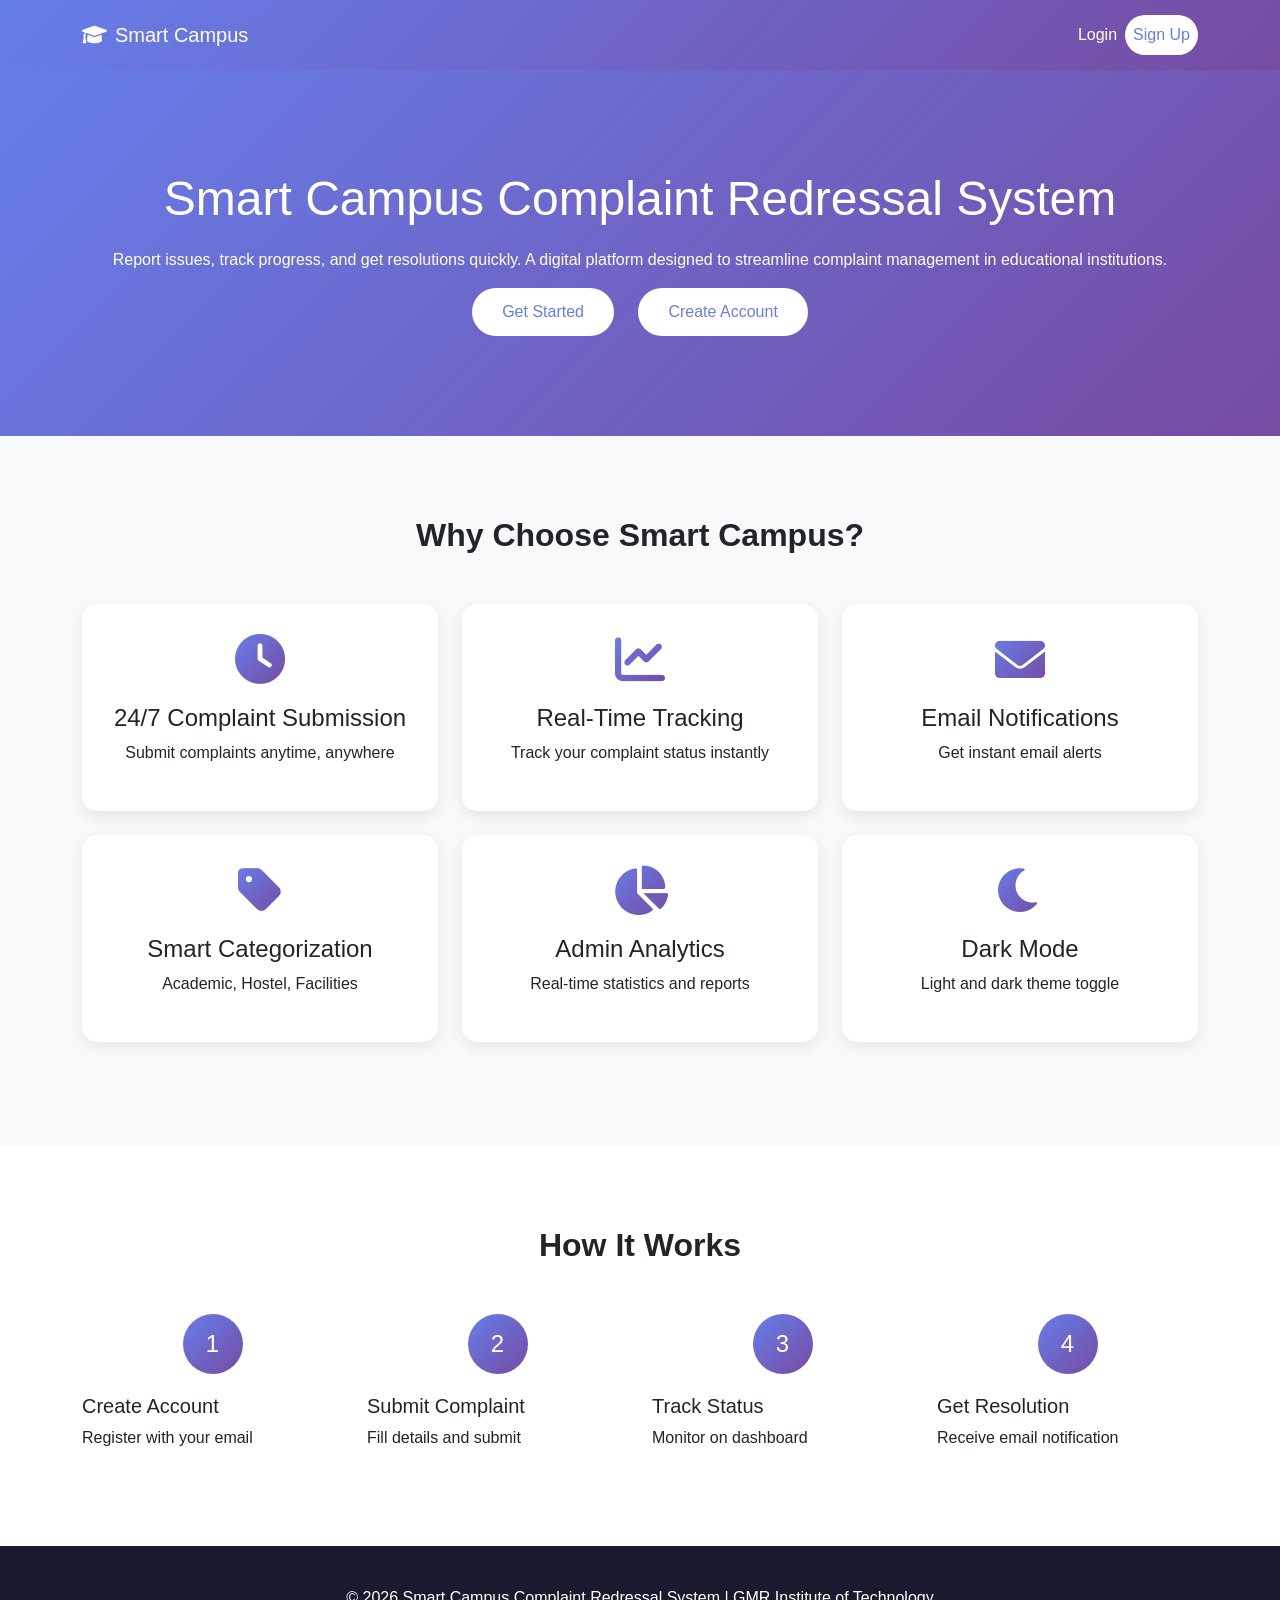
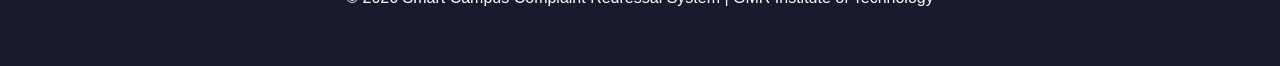
<file: src/main/resources/templates/index.html>
<!DOCTYPE html>
<html xmlns:th="http://www.thymeleaf.org">
<head>
    <title>Smart Campus - Complaint Redressal System</title>
    <link href="https://cdn.jsdelivr.net/npm/bootstrap@5.3.2/dist/css/bootstrap.min.css" rel="stylesheet">
    <link rel="stylesheet" href="https://cdnjs.cloudflare.com/ajax/libs/font-awesome/6.0.0/css/all.min.css">
    <style>
        body { font-family: 'Segoe UI', Tahoma, Geneva, Verdana, sans-serif; }
        .navbar { background: linear-gradient(135deg, #667eea 0%, #764ba2 100%); padding: 15px 0; }
        .navbar-brand, .nav-link { color: white !important; }
        .btn-nav { background: white; color: #667eea !important; border-radius: 25px; padding: 8px 20px; }
        .hero { background: linear-gradient(135deg, #667eea 0%, #764ba2 100%); color: white; padding: 100px 0; text-align: center; }
        .hero h1 { font-size: 3rem; margin-bottom: 20px; }
        .btn-hero { background: white; color: #667eea; padding: 12px 30px; border-radius: 30px; margin: 0 10px; text-decoration: none; display: inline-block; }
        .features { padding: 80px 0; background: #f8f9fa; }
        .section-title { text-align: center; margin-bottom: 50px; font-size: 2rem; font-weight: 700; }
        .feature-card { background: white; border-radius: 15px; padding: 30px; text-align: center; box-shadow: 0 5px 15px rgba(0,0,0,0.08); transition: 0.3s; height: 100%; }
        .feature-card:hover { transform: translateY(-10px); }
        .feature-card i { font-size: 50px; background: linear-gradient(135deg, #667eea, #764ba2); -webkit-background-clip: text; background-clip: text; color: transparent; margin-bottom: 20px; }
        .how-it-works { padding: 80px 0; background: white; }
        .step-number { width: 60px; height: 60px; background: linear-gradient(135deg, #667eea, #764ba2); color: white; border-radius: 50%; display: flex; align-items: center; justify-content: center; font-size: 24px; margin: 0 auto 20px; }
        .footer { background: #1a1a2e; color: white; padding: 40px 0; text-align: center; }
        @media (max-width: 768px) { .hero h1 { font-size: 2rem; } }
    </style>
</head>
<body>
<nav class="navbar navbar-expand-lg">
    <div class="container">
        <a class="navbar-brand" href="/"><i class="fas fa-graduation-cap me-2"></i>Smart Campus</a>
        <button class="navbar-toggler" type="button" data-bs-toggle="collapse" data-bs-target="#navbarNav">
            <span class="navbar-toggler-icon"></span>
        </button>
        <div class="collapse navbar-collapse" id="navbarNav">
            <ul class="navbar-nav ms-auto">
                <li class="nav-item"><a class="nav-link" href="/login-choice">Login</a></li>
                <li class="nav-item"><a class="nav-link btn-nav" href="/user/register">Sign Up</a></li>
            </ul>
        </div>
    </div>
</nav>
<section class="hero">
    <div class="container">
        <h1>Smart Campus Complaint Redressal System</h1>
        <p>Report issues, track progress, and get resolutions quickly. A digital platform designed to streamline complaint management in educational institutions.</p>
        <a href="/login-choice" class="btn-hero">Get Started</a>
        <a href="/user/register" class="btn-hero">Create Account</a>
    </div>
</section>
<section class="features">
    <div class="container">
        <h2 class="section-title">Why Choose Smart Campus?</h2>
        <div class="row">
            <div class="col-md-4 mb-4"><div class="feature-card"><i class="fas fa-clock"></i><h4>24/7 Complaint Submission</h4><p>Submit complaints anytime, anywhere</p></div></div>
            <div class="col-md-4 mb-4"><div class="feature-card"><i class="fas fa-chart-line"></i><h4>Real-Time Tracking</h4><p>Track your complaint status instantly</p></div></div>
            <div class="col-md-4 mb-4"><div class="feature-card"><i class="fas fa-envelope"></i><h4>Email Notifications</h4><p>Get instant email alerts</p></div></div>
            <div class="col-md-4 mb-4"><div class="feature-card"><i class="fas fa-tag"></i><h4>Smart Categorization</h4><p>Academic, Hostel, Facilities</p></div></div>
            <div class="col-md-4 mb-4"><div class="feature-card"><i class="fas fa-chart-pie"></i><h4>Admin Analytics</h4><p>Real-time statistics and reports</p></div></div>
            <div class="col-md-4 mb-4"><div class="feature-card"><i class="fas fa-moon"></i><h4>Dark Mode</h4><p>Light and dark theme toggle</p></div></div>
        </div>
    </div>
</section>
<section class="how-it-works">
    <div class="container">
        <h2 class="section-title">How It Works</h2>
        <div class="row">
            <div class="col-md-3"><div class="step-card"><div class="step-number">1</div><h5>Create Account</h5><p>Register with your email</p></div></div>
            <div class="col-md-3"><div class="step-card"><div class="step-number">2</div><h5>Submit Complaint</h5><p>Fill details and submit</p></div></div>
            <div class="col-md-3"><div class="step-card"><div class="step-number">3</div><h5>Track Status</h5><p>Monitor on dashboard</p></div></div>
            <div class="col-md-3"><div class="step-card"><div class="step-number">4</div><h5>Get Resolution</h5><p>Receive email notification</p></div></div>
        </div>
    </div>
</section>
<footer class="footer"><div class="container"><p>&copy; 2026 Smart Campus Complaint Redressal System | GMR Institute of Technology</p></div></footer>
<script src="https://cdn.jsdelivr.net/npm/bootstrap@5.3.2/dist/js/bootstrap.bundle.min.js"></script>
</body>
</html>
</file>
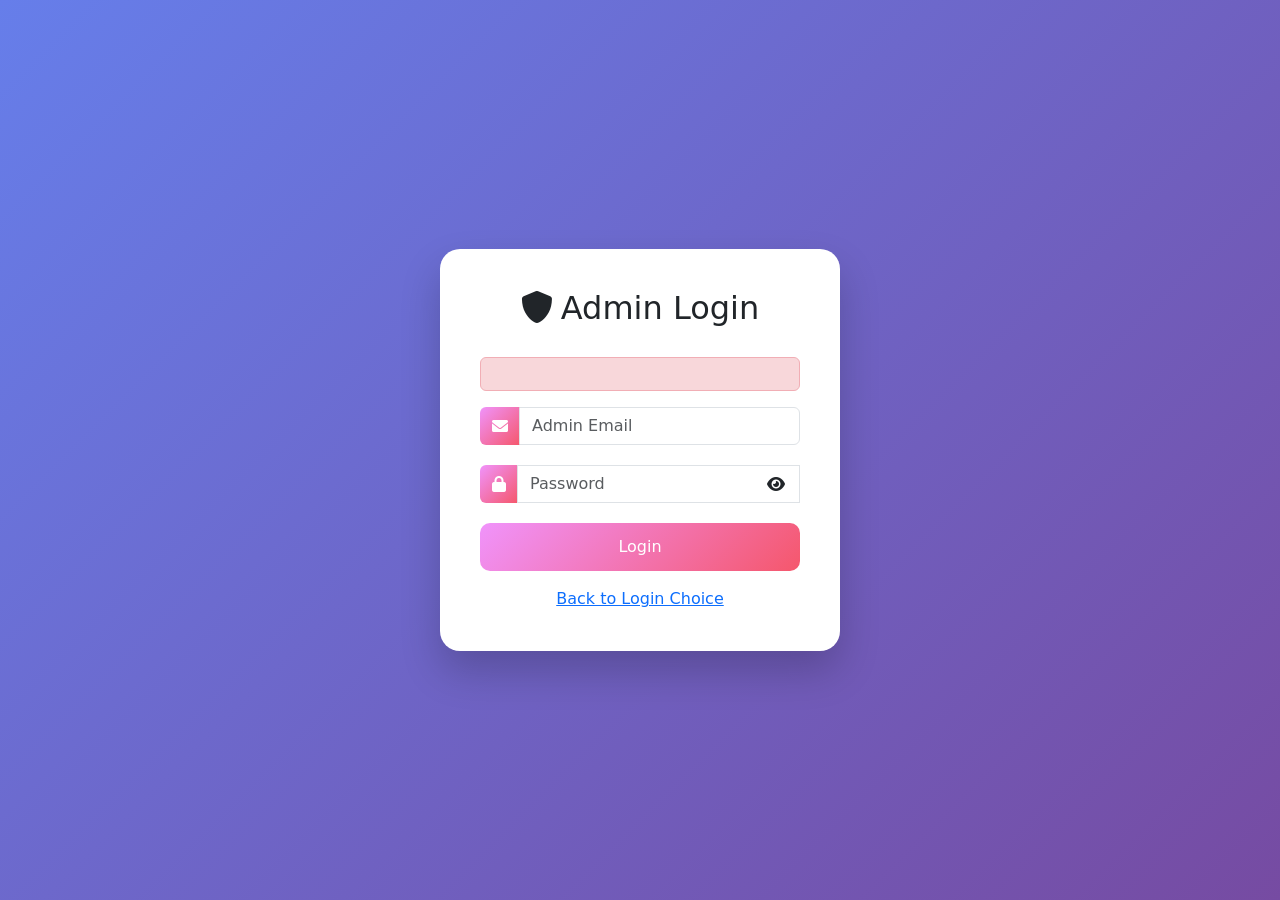
<file: src/main/resources/templates/admin-login.html>
<!DOCTYPE html>
<html xmlns:th="http://www.thymeleaf.org">
<head>
    <title>Admin Login - Smart Campus</title>
    <link href="https://cdn.jsdelivr.net/npm/bootstrap@5.3.2/dist/css/bootstrap.min.css" rel="stylesheet">
    <link rel="stylesheet" href="https://cdnjs.cloudflare.com/ajax/libs/font-awesome/6.0.0/css/all.min.css">
    <style>
        body { background: linear-gradient(135deg, #667eea 0%, #764ba2 100%); min-height: 100vh; display: flex; align-items: center; justify-content: center; }
        .login-card { background: white; border-radius: 20px; padding: 40px; width: 100%; max-width: 400px; box-shadow: 0 20px 40px rgba(0,0,0,0.2); }
        .login-card h2 { text-align: center; margin-bottom: 30px; }
        .input-group { margin-bottom: 20px; position: relative; }
        .input-group-text { background: linear-gradient(135deg, #f093fb, #f5576c); color: white; border: none; }
        .btn-admin { background: linear-gradient(135deg, #f093fb, #f5576c); color: white; width: 100%; padding: 12px; border-radius: 10px; border: none; }
        .password-toggle { position: absolute; right: 15px; top: 50%; transform: translateY(-50%); cursor: pointer; z-index: 10; }
    </style>
</head>
<body>
    <div class="login-card">
        <h2><i class="fas fa-shield-alt me-2"></i>Admin Login</h2>
        <div th:if="${error}" class="alert alert-danger"><span th:text="${error}"></span></div>
        <form action="/admin/login" method="post">
            <div class="input-group">
                <span class="input-group-text"><i class="fas fa-envelope"></i></span>
                <input type="email" name="email" class="form-control" placeholder="Admin Email" required>
            </div>
            <div class="input-group">
                <span class="input-group-text"><i class="fas fa-lock"></i></span>
                <input type="password" name="password" id="password" class="form-control" placeholder="Password" required>
                <i class="fas fa-eye password-toggle" id="togglePassword" onclick="togglePassword()"></i>
            </div>
            <button type="submit" class="btn-admin">Login</button>
            <div class="text-center mt-3"><a href="/login-choice">Back to Login Choice</a></div>
        </form>
    </div>
    <script>
        function togglePassword() {
            const pwd = document.getElementById('password');
            const icon = document.getElementById('togglePassword');
            if (pwd.type === 'password') { pwd.type = 'text'; icon.classList.replace('fa-eye', 'fa-eye-slash'); }
            else { pwd.type = 'password'; icon.classList.replace('fa-eye-slash', 'fa-eye'); }
        }
    </script>
</body>
</html>
</file>
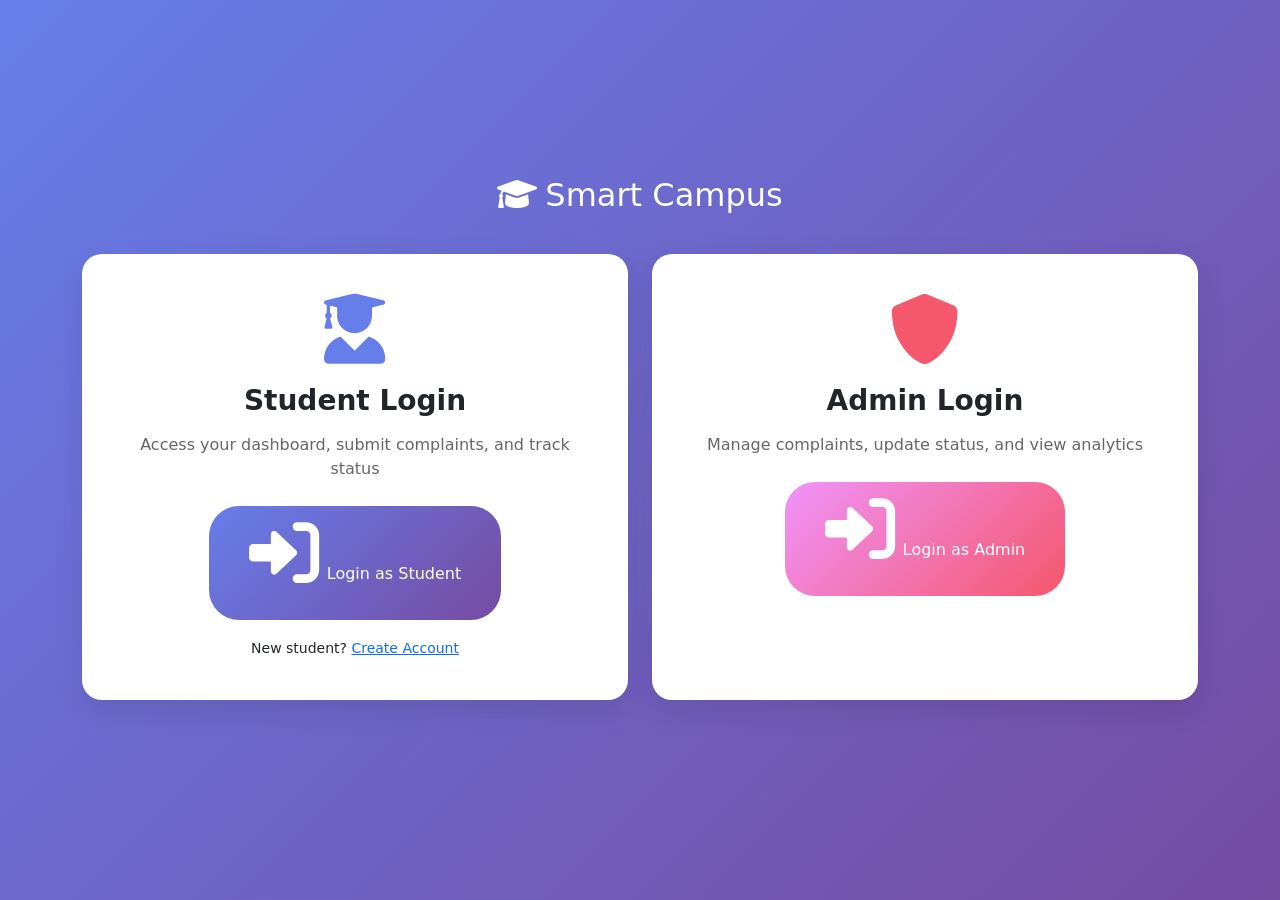
<file: src/main/resources/templates/login-choice.html>
<!DOCTYPE html>
<html xmlns:th="http://www.thymeleaf.org">
<head>
    <title>Smart Campus - Login Choice</title>
    <link href="https://cdn.jsdelivr.net/npm/bootstrap@5.3.2/dist/css/bootstrap.min.css" rel="stylesheet">
    <link rel="stylesheet" href="https://cdnjs.cloudflare.com/ajax/libs/font-awesome/6.0.0/css/all.min.css">
    <style>
        body {
            background: linear-gradient(135deg, #667eea 0%, #764ba2 100%);
            min-height: 100vh;
            display: flex;
            align-items: center;
            justify-content: center;
            padding: 20px;
        }
        .choice-card {
            background: white;
            border-radius: 20px;
            padding: 40px;
            text-align: center;
            transition: transform 0.3s;
            height: 100%;
            box-shadow: 0 10px 30px rgba(0,0,0,0.1);
        }
        .choice-card:hover { transform: translateY(-10px); box-shadow: 0 20px 40px rgba(0,0,0,0.2); }
        .choice-card i { font-size: 70px; margin-bottom: 20px; }
        .choice-card h3 { font-size: 28px; font-weight: 700; margin-bottom: 15px; }
        .choice-card p { color: #666; margin-bottom: 25px; }
        .btn-user { background: linear-gradient(135deg, #667eea, #764ba2); color: white; padding: 12px 40px; border-radius: 30px; text-decoration: none; display: inline-block; }
        .btn-admin { background: linear-gradient(135deg, #f093fb, #f5576c); color: white; padding: 12px 40px; border-radius: 30px; text-decoration: none; display: inline-block; }
        h2 { color: white; text-align: center; margin-bottom: 40px; font-size: 2rem; }
    </style>
</head>
<body>
    <div class="container">
        <h2><i class="fas fa-graduation-cap me-2"></i>Smart Campus</h2>
        <div class="row">
            <div class="col-md-6 mb-4">
                <div class="choice-card">
                    <i class="fas fa-user-graduate" style="color: #667eea;"></i>
                    <h3>Student Login</h3>
                    <p>Access your dashboard, submit complaints, and track status</p>
                    <a href="/user/login" class="btn-user"><i class="fas fa-sign-in-alt me-2"></i>Login as Student</a>
                    <div class="mt-3"><small>New student? <a href="/user/register">Create Account</a></small></div>
                </div>
            </div>
            <div class="col-md-6 mb-4">
                <div class="choice-card">
                    <i class="fas fa-shield-alt" style="color: #f5576c;"></i>
                    <h3>Admin Login</h3>
                    <p>Manage complaints, update status, and view analytics</p>
                    <a href="/admin/login" class="btn-admin"><i class="fas fa-sign-in-alt me-2"></i>Login as Admin</a>
                </div>
            </div>
        </div>
    </div>
</body>
</html>
</file>
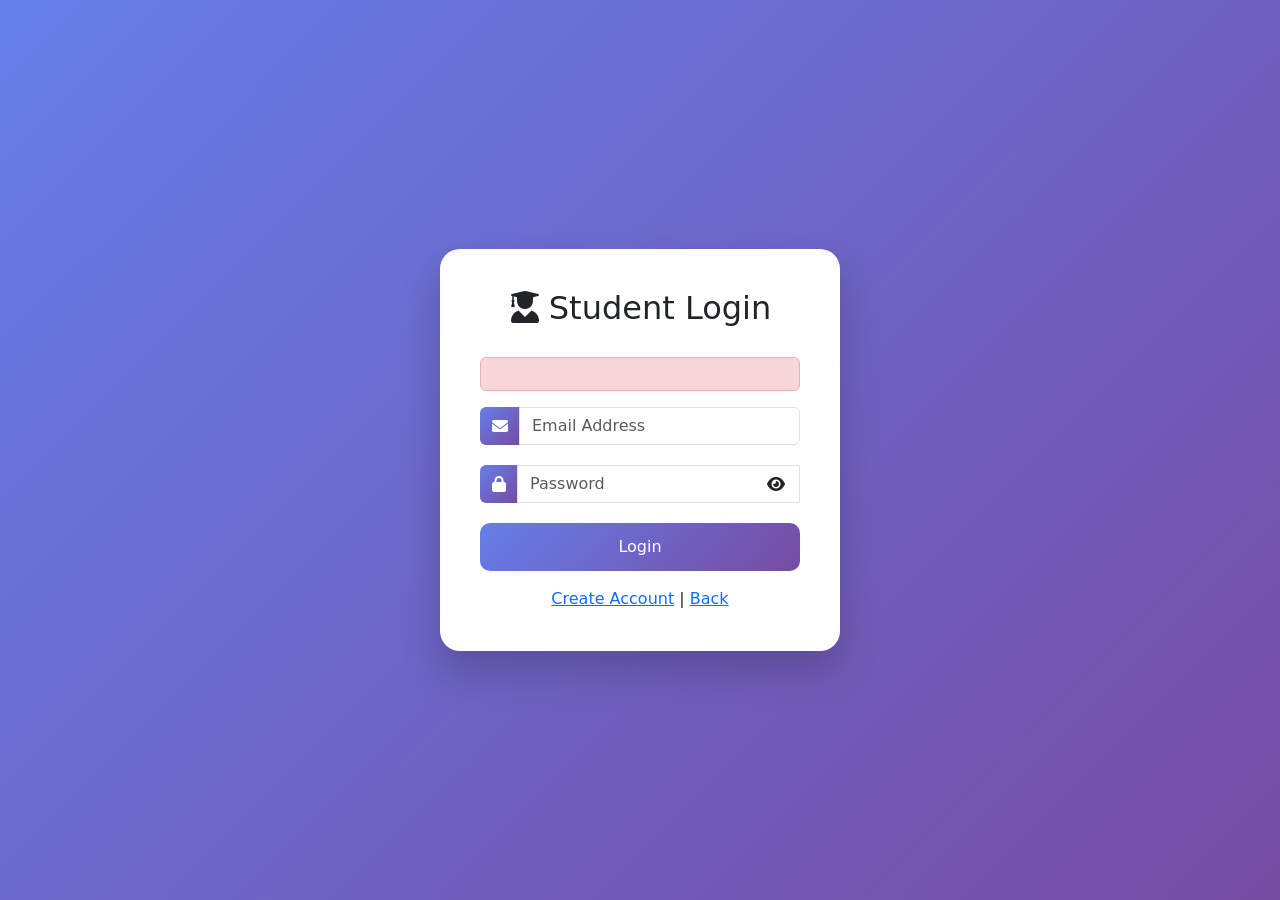
<file: src/main/resources/templates/user-login.html>
<!DOCTYPE html>
<html xmlns:th="http://www.thymeleaf.org">
<head>
    <title>Student Login - Smart Campus</title>
    <link href="https://cdn.jsdelivr.net/npm/bootstrap@5.3.2/dist/css/bootstrap.min.css" rel="stylesheet">
    <link rel="stylesheet" href="https://cdnjs.cloudflare.com/ajax/libs/font-awesome/6.0.0/css/all.min.css">
    <style>
        body { background: linear-gradient(135deg, #667eea 0%, #764ba2 100%); min-height: 100vh; display: flex; align-items: center; justify-content: center; }
        .login-card { background: white; border-radius: 20px; padding: 40px; width: 100%; max-width: 400px; box-shadow: 0 20px 40px rgba(0,0,0,0.2); }
        .login-card h2 { text-align: center; margin-bottom: 30px; }
        .input-group { margin-bottom: 20px; }
        .input-group-text { background: linear-gradient(135deg, #667eea, #764ba2); color: white; border: none; }
        .btn-login { background: linear-gradient(135deg, #667eea, #764ba2); color: white; width: 100%; padding: 12px; border-radius: 10px; border: none; }
        .btn-login:hover { transform: translateY(-2px); }
        .password-toggle { position: absolute; right: 15px; top: 50%; transform: translateY(-50%); cursor: pointer; z-index: 10; }
    </style>
</head>
<body>
    <div class="login-card">
        <h2><i class="fas fa-user-graduate me-2"></i>Student Login</h2>
        <div th:if="${error}" class="alert alert-danger"><span th:text="${error}"></span></div>
        <form action="/users/login" method="post">
            <div class="input-group">
                <span class="input-group-text"><i class="fas fa-envelope"></i></span>
                <input type="email" name="email" class="form-control" placeholder="Email Address" required>
            </div>
            <div class="input-group">
                <span class="input-group-text"><i class="fas fa-lock"></i></span>
                <input type="password" name="password" id="password" class="form-control" placeholder="Password" required>
                <i class="fas fa-eye password-toggle" id="togglePassword" onclick="togglePassword()"></i>
            </div>
            <button type="submit" class="btn-login">Login</button>
            <div class="text-center mt-3">
                <a href="/user/register">Create Account</a> | <a href="/login-choice">Back</a>
            </div>
        </form>
    </div>
    <script>
        function togglePassword() {
            const pwd = document.getElementById('password');
            const icon = document.getElementById('togglePassword');
            if (pwd.type === 'password') { pwd.type = 'text'; icon.classList.replace('fa-eye', 'fa-eye-slash'); }
            else { pwd.type = 'password'; icon.classList.replace('fa-eye-slash', 'fa-eye'); }
        }
    </script>
</body>
</html>
</file>
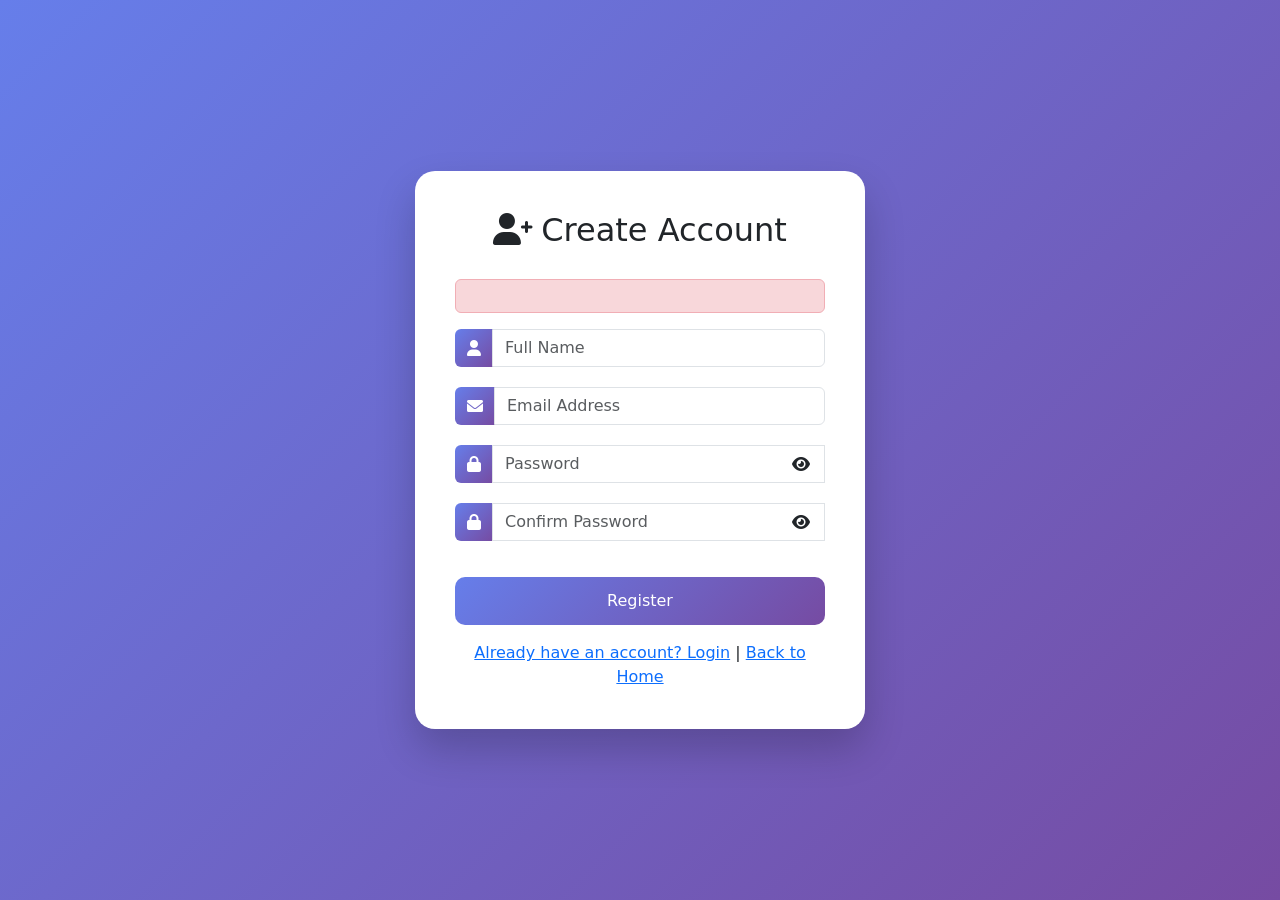
<file: src/main/resources/templates/user-register.html>
<!DOCTYPE html>
<html xmlns:th="http://www.thymeleaf.org">
<head>
    <title>Register - Smart Campus</title>
    <link href="https://cdn.jsdelivr.net/npm/bootstrap@5.3.2/dist/css/bootstrap.min.css" rel="stylesheet">
    <link rel="stylesheet" href="https://cdnjs.cloudflare.com/ajax/libs/font-awesome/6.0.0/css/all.min.css">
    <style>
        body { background: linear-gradient(135deg, #667eea 0%, #764ba2 100%); min-height: 100vh; display: flex; align-items: center; justify-content: center; }
        .register-card { background: white; border-radius: 20px; padding: 40px; width: 100%; max-width: 450px; box-shadow: 0 20px 40px rgba(0,0,0,0.2); }
        .register-card h2 { text-align: center; margin-bottom: 30px; }
        .input-group { margin-bottom: 20px; position: relative; }
        .input-group-text { background: linear-gradient(135deg, #667eea, #764ba2); color: white; border: none; }
        .btn-register { background: linear-gradient(135deg, #667eea, #764ba2); color: white; width: 100%; padding: 12px; border-radius: 10px; border: none; }
        .password-toggle { position: absolute; right: 15px; top: 50%; transform: translateY(-50%); cursor: pointer; z-index: 10; }
    </style>
</head>
<body>
    <div class="register-card">
        <h2><i class="fas fa-user-plus me-2"></i>Create Account</h2>
        <div th:if="${error}" class="alert alert-danger"><span th:text="${error}"></span></div>
        <form action="/users/register" method="post">
            <div class="input-group">
                <span class="input-group-text"><i class="fas fa-user"></i></span>
                <input type="text" name="name" class="form-control" placeholder="Full Name" required>
            </div>
            <div class="input-group">
                <span class="input-group-text"><i class="fas fa-envelope"></i></span>
                <input type="email" name="email" class="form-control" placeholder="Email Address" required>
            </div>
            <div class="input-group">
                <span class="input-group-text"><i class="fas fa-lock"></i></span>
                <input type="password" name="password" id="password" class="form-control" placeholder="Password" required>
                <i class="fas fa-eye password-toggle" id="togglePassword" onclick="togglePassword()"></i>
            </div>
            <div class="input-group">
                <span class="input-group-text"><i class="fas fa-lock"></i></span>
                <input type="password" id="confirmPassword" class="form-control" placeholder="Confirm Password" required onkeyup="checkPassword()">
                <i class="fas fa-eye password-toggle" id="toggleConfirm" onclick="toggleConfirm()"></i>
            </div>
            <small id="passwordMatchMsg" class="text-danger" style="display: none;">Passwords do not match!</small>
            <button type="submit" class="btn-register mt-3">Register</button>
            <div class="text-center mt-3"><a href="/user/login">Already have an account? Login</a> | <a href="/">Back to Home</a></div>
        </form>
    </div>
    <script>
        function togglePassword() {
            const pwd = document.getElementById('password');
            const icon = document.getElementById('togglePassword');
            if (pwd.type === 'password') { pwd.type = 'text'; icon.classList.replace('fa-eye', 'fa-eye-slash'); }
            else { pwd.type = 'password'; icon.classList.replace('fa-eye-slash', 'fa-eye'); }
        }
        function toggleConfirm() {
            const conf = document.getElementById('confirmPassword');
            const icon = document.getElementById('toggleConfirm');
            if (conf.type === 'password') { conf.type = 'text'; icon.classList.replace('fa-eye', 'fa-eye-slash'); }
            else { conf.type = 'password'; icon.classList.replace('fa-eye-slash', 'fa-eye'); }
        }
        function checkPassword() {
            const pwd = document.getElementById('password').value;
            const conf = document.getElementById('confirmPassword').value;
            const msg = document.getElementById('passwordMatchMsg');
            msg.style.display = pwd !== conf ? 'block' : 'none';
        }
    </script>
</body>
</html>
</file>
